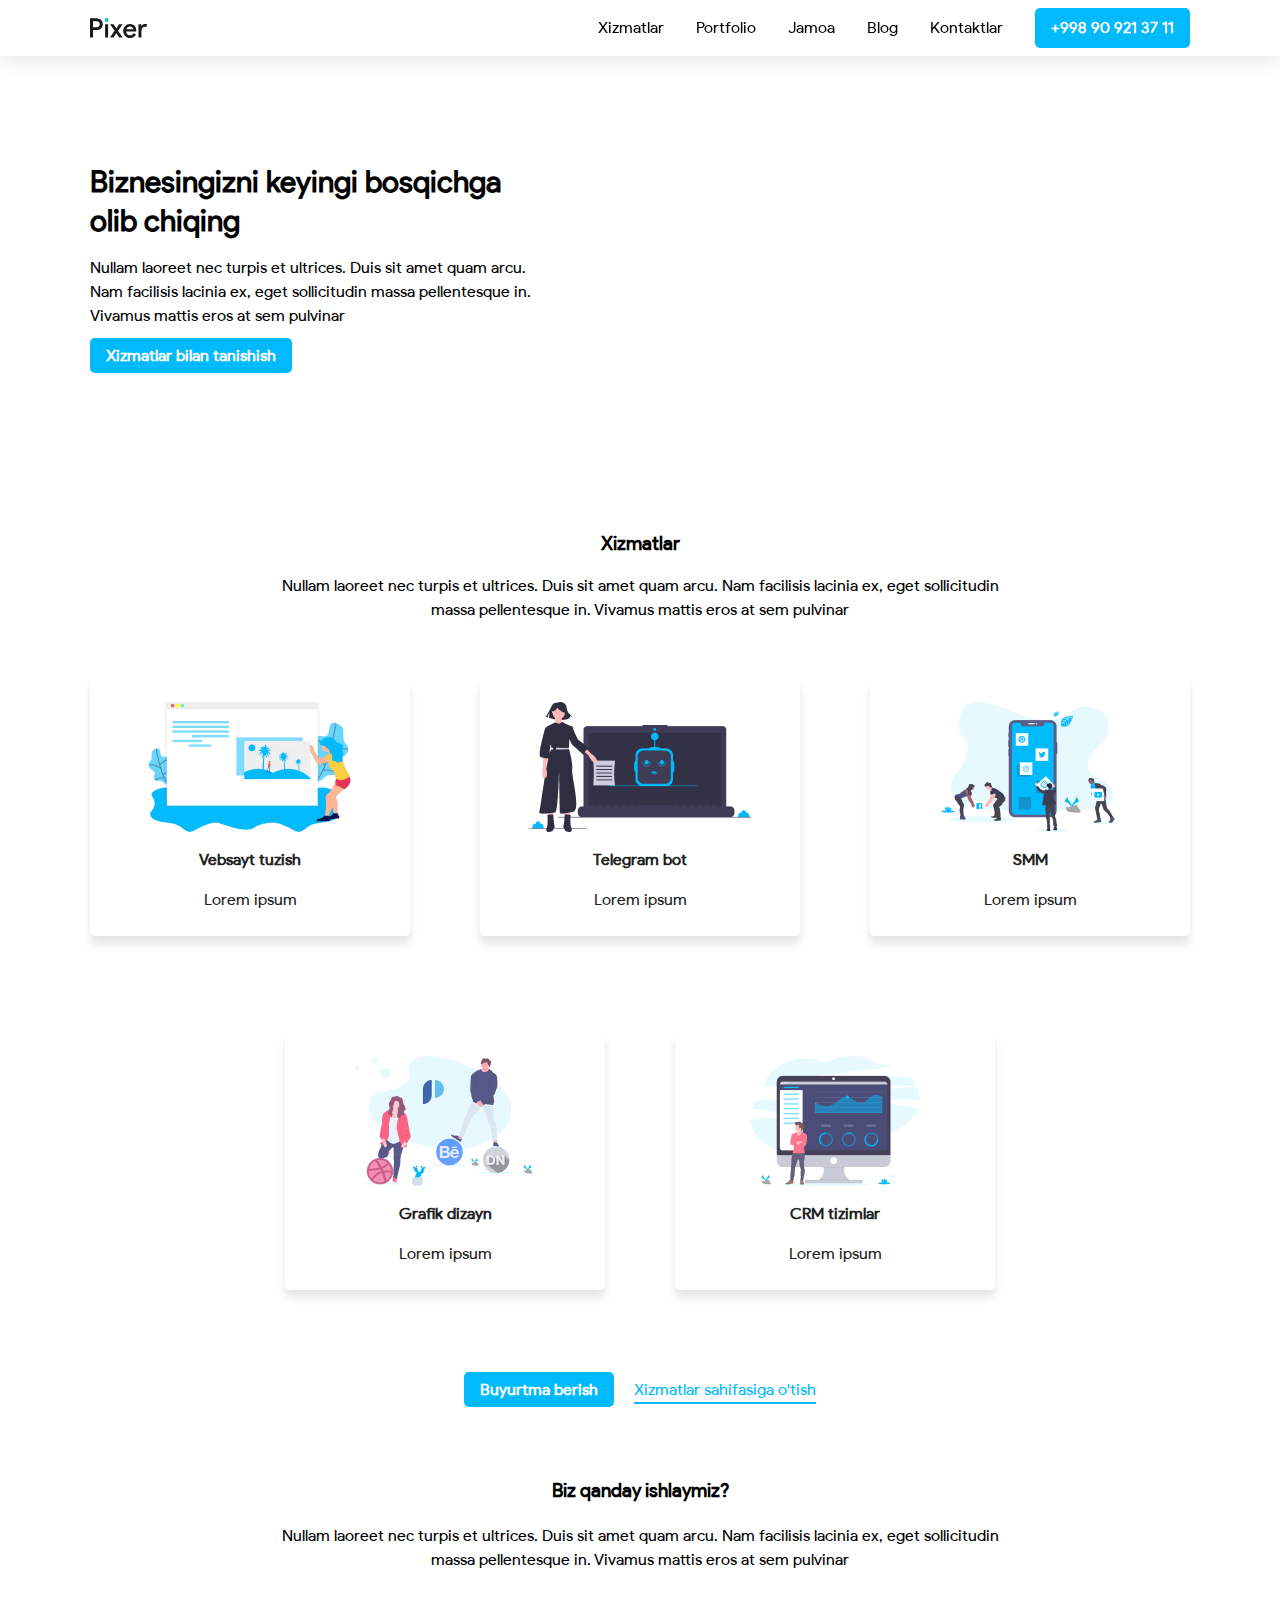
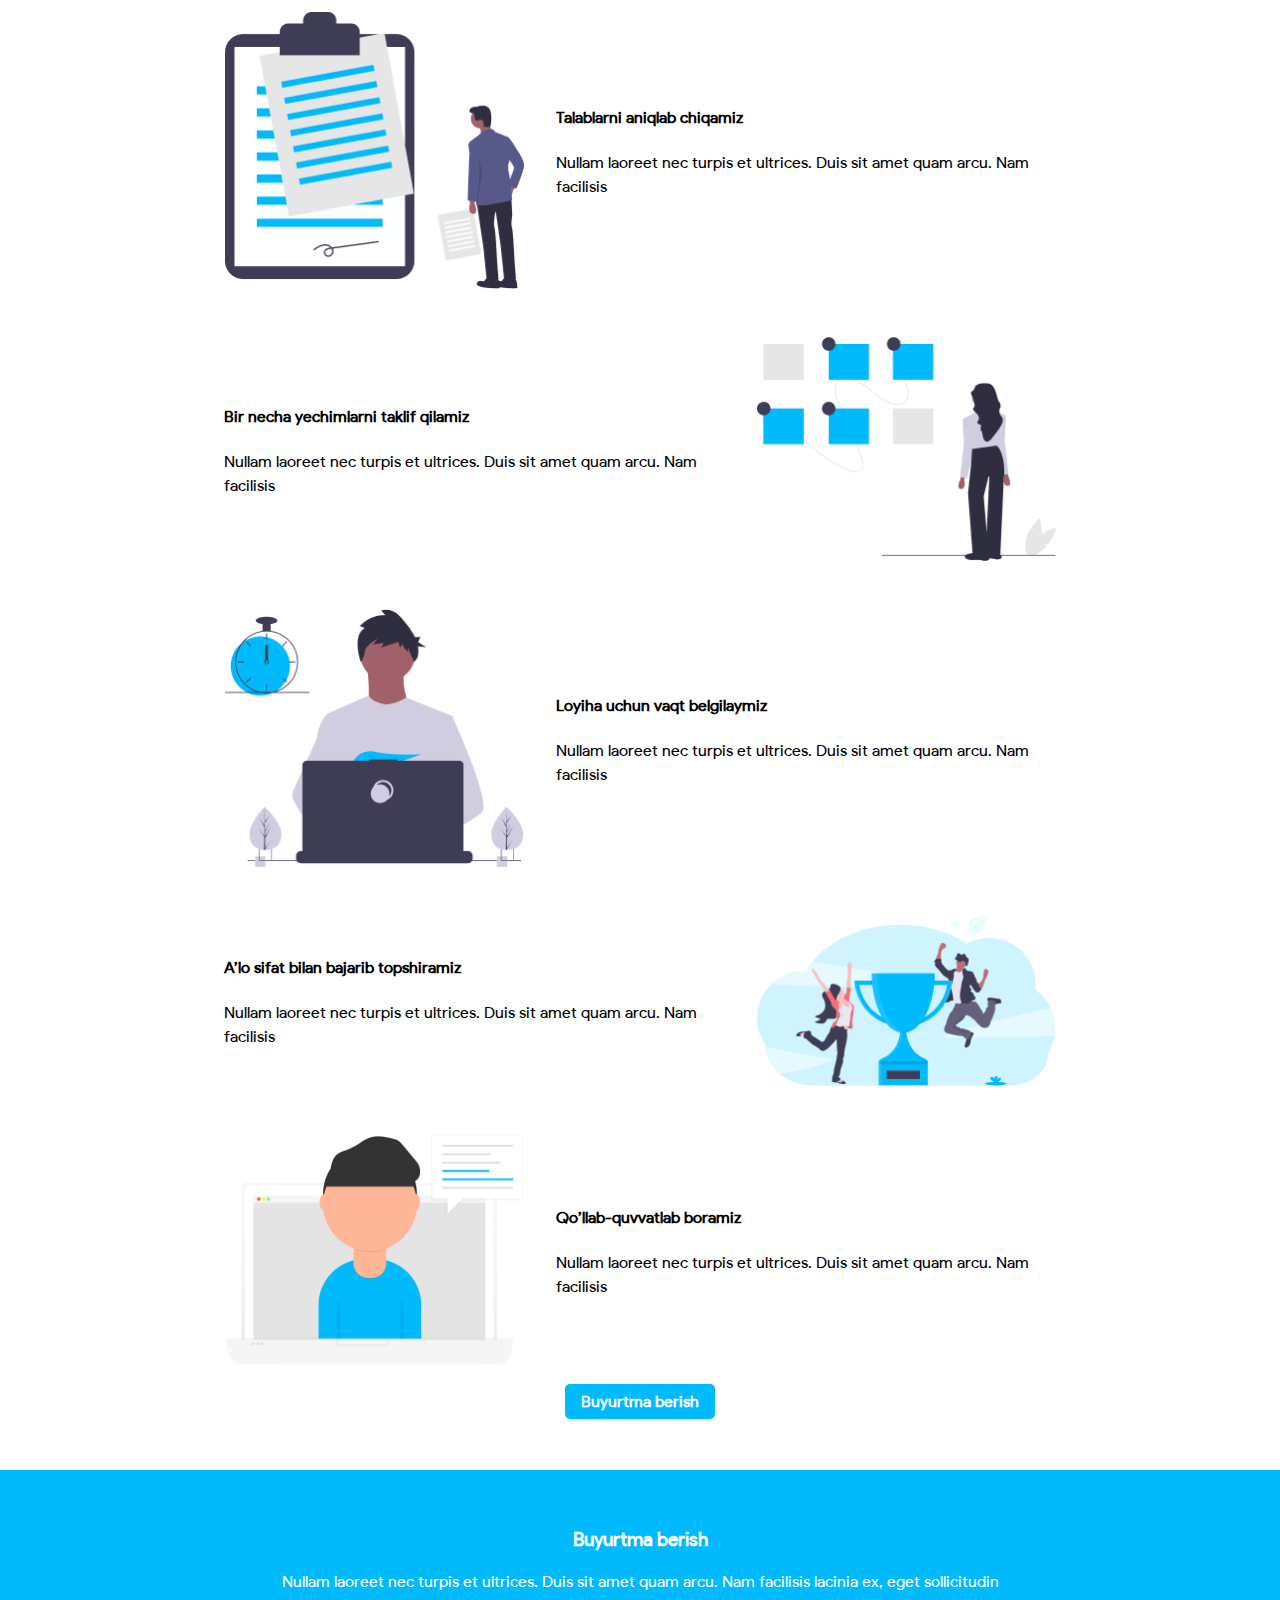
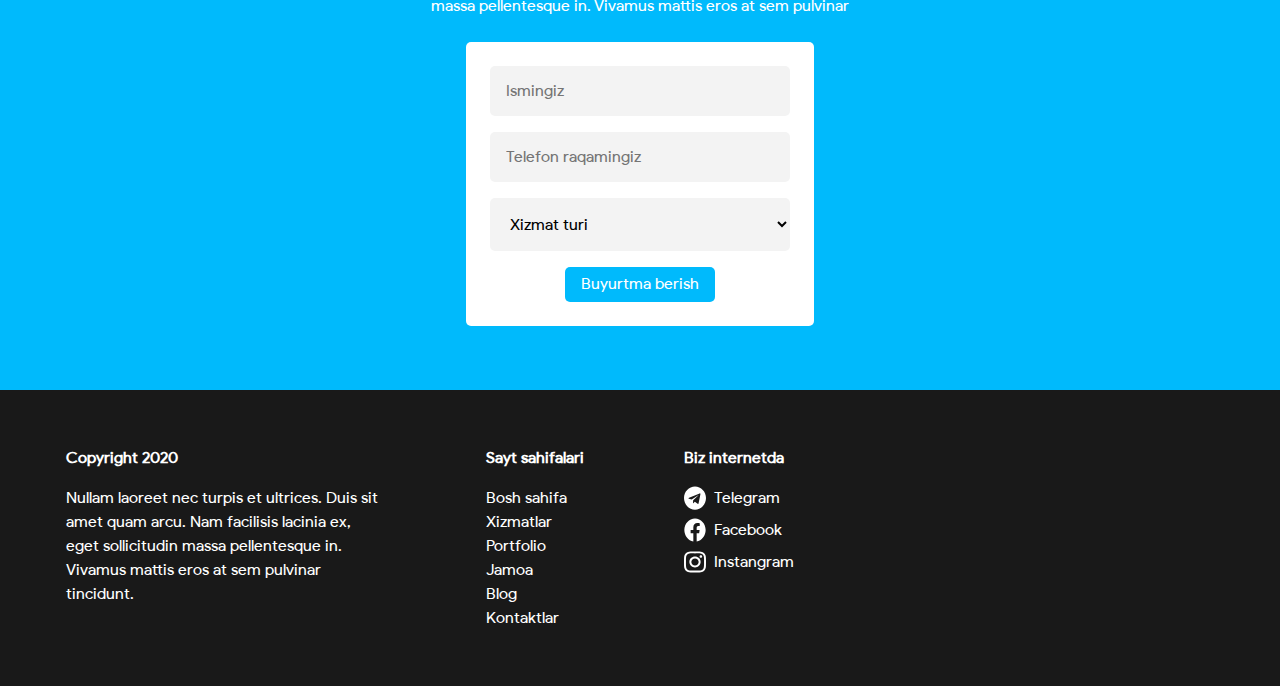
<file: index.html>
<!DOCTYPE html>
<html lang="en">
<head>
  <meta charset="UTF-8">
  <meta name="viewport" content="width=device-width, initial-scale=1.0">
  <title>Pixer</title>
  <link rel="stylesheet" href="css/normalize.css">
  <link rel="stylesheet" href="css/styles.css">
</head>
<body>

  <!-- ===============
    SITE-HEADER
  ================ -->
  <header class="site-header">
    <div class="container site-header-container">
      <a class="site-logo" href="index.html"><img class="logo-img" src="img/site-logo.svg" alt="site logo icon" width="58" height="20"></a>
      <nav class="site-navbar">
        <ul class="site-navigation">
          <li class="drop-down">
            <a class="navbar-link" href="services.html">
              Xizmatlar
            </a>
            <ul class="drop-down-menu">
              <li><a class="drop-down-link" href="html/website.html">Vebsayt</a></li>
              <li><a class="drop-down-link" href="html/telegram-bot.html">Telegram bot</a></li>
              <li><a class="drop-down-link" href="html/smm.html">SMM</a></li>
              <li><a class="drop-down-link" href="html/design.html">Grafik dizayn</a></li>
              <li><a class="drop-down-link" href="html/crm.html">CRM tizim</a></li>
            </ul>
          </li>
          <li><a class="navbar-link" href="#">Portfolio</a></li>
          <li><a class="navbar-link" href="#">Jamoa</a></li>
          <li><a class="navbar-link" href="#">Blog</a></li>
          <li><a class="navbar-link" href="#">Kontaktlar</a></li>
        </ul>
      </nav>
      <a class="blue-link phone-num" href="tel:+998909213711">+998 90 921 37 11</a>
    </div>
  </header>

  <!-- =================
      SITE-MAIN-PART
  ================== -->
  <main class="site-main">
    <div class="container">

      <!-- DEVELOP-BUSINESS -->
      <section class="site-develop">
        <div class="site-develop-text">
          <h1 class="develop-heading">Biznesingizni keyingi bosqichga
            olib chiqing</h1>
            <p class="develop-text">Nullam laoreet nec turpis et ultrices. Duis sit amet quam arcu. Nam facilisis lacinia ex, eget sollicitudin massa pellentesque in. Vivamus mattis eros at sem pulvinar</p>
            <a class="blue-link page-link" href="#services">Xizmatlar bilan tanishish</a>
          </div>
          <iframe class="video" src="https://www.youtube.com/embed/6_pru8U2RmM?controls=0" allow="accelerometer; autoplay; encrypted-media; gyroscope; picture-in-picture" allowfullscreen></iframe>
        </section>

        <!-- CERVICES -->
        <section id="services" class="cervices-section">
          <div class="sections-text">
            <h3 class="cervices-section-header">Xizmatlar</h3>
            <p class="cervices-section-text">Nullam laoreet nec turpis et ultrices. Duis sit amet quam arcu. Nam facilisis lacinia ex, eget sollicitudin massa pellentesque in. Vivamus mattis eros at sem pulvinar</p>
          </div><!-- cervices-section-main -->
          <ul class="cervices-section-list">
            <li class="cervices-section-item">
              <a class="cervices-section-link cervices-section-link-first" href="html/website.html">
                <h4>Vebsayt tuzish</h4>
                <p>Lorem ipsum</p>
              </a>
            </li>
            <li class="cervices-section-item">
              <a class="cervices-section-link cervices-section-link-second" href="html/telegram-bot.html">
                <h4>Telegram bot</h4>
                <p>Lorem ipsum</p>
              </a>
            </li>
            <li class="cervices-section-item">
              <a class="cervices-section-link cervices-section-link-third" href="html/smm.html">
                <h4>SMM</h4>
                <p>Lorem ipsum</p>
              </a>
            </li>
            <li class="cervices-section-item">
              <a class="cervices-section-link cervices-section-link-fourth" href="html/design.html">
                <h4>Grafik dizayn</h4>
                <p>Lorem ipsum</p>
              </a>
            </li>
            <li class="cervices-section-item">
              <a class="cervices-section-link cervices-section-link-fifith" href="html/crm.html">
                <h4>CRM tizimlar</h4>
                <p>Lorem ipsum</p>
              </a>
            </li>
          </ul><!-- cervices-section-list -->
          <div class="cervices-section-main-link">
            <a class="blue-link page-link" href="#orderto">Buyurtma berish</a>
            <a class="underline-link" href="#">Xizmatlar sahifasiga o'tish</a>
          </div><!-- cervices-section-link -->
        </section><!-- cervices-section -->

        <!-- HOW-WE-WORK -->
        <section class="how-we-work">
          <div class="sections-text">
            <h3 class="work-section-header">Biz qanday ishlaymiz?</h3>
            <p class="work-section-paragraph">Nullam laoreet nec turpis et ultrices. Duis sit amet quam arcu. Nam facilisis lacinia ex, eget sollicitudin massa pellentesque in. Vivamus mattis eros at sem pulvinar</p>
          </div><!-- cervices-section-main -->
          <ol class="work-list">
            <li class="work-list-item work-list-item-first">
              <div class="work-list-item-text">
                <h4 class="work-list-item-heading">Talablarni aniqlab chiqamiz</h4>
                <p class="work-list-item-paragraph">Nullam laoreet nec turpis et ultrices. Duis sit amet quam arcu. Nam facilisis</p>
              </div>
            </li>
            <li class="work-list-item work-list-item-second">
              <div class="work-list-item-text">
                <h4 class="work-list-item-heading">Bir necha yechimlarni taklif qilamiz</h4>
                <p class="work-list-item-paragraph">Nullam laoreet nec turpis et ultrices. Duis sit amet quam arcu. Nam facilisis</p>
              </div>
            </li>
            <li class="work-list-item work-list-item-third">
              <div class="work-list-item-text">
                <h4 class="work-list-item-heading">Loyiha uchun vaqt belgilaymiz</h4>
                <p class="work-list-item-paragraph">Nullam laoreet nec turpis et ultrices. Duis sit amet quam arcu. Nam facilisis</p>
              </div>
            </li>
            <li class="work-list-item work-list-item-fourth">
              <div class="work-list-item-text">
                <h4 class="work-list-item-heading">A’lo sifat bilan bajarib topshiramiz</h4>
                <p class="work-list-item-paragraph">Nullam laoreet nec turpis et ultrices. Duis sit amet quam arcu. Nam facilisis</p>
              </div>
            </li>
            <li class="work-list-item work-list-item-fifth">
              <div class="work-list-item-text">
                <h4 class="work-list-item-heading">Qo’llab-quvvatlab boramiz</h4>
                <p class="work-list-item-paragraph">Nullam laoreet nec turpis et ultrices. Duis sit amet quam arcu. Nam facilisis</p>
              </div>
            </li>
          </ol>
          <div class="work-section-link">
            <a class="blue-link page-link" href="#orderto">Buyurtma berish</a>
          </div>
        </section>
      </div>
    </main>

    <!-- ============
              ORDER
    ==============-->
    <section id="orderto" class="order">
      <div class="container">
        <div class="sections-text">
          <h3 class="order-heading">Buyurtma berish</h3>
          <p class="order-paragraph">Nullam laoreet nec turpis et ultrices. Duis sit amet quam arcu. Nam facilisis lacinia ex, eget sollicitudin massa pellentesque in. Vivamus mattis eros at sem pulvinar</p>
        </div>

        <form class="form-container">
          <input name="Ismingiz" required class="form-input" type="text" placeholder="Ismingiz">
          <input class="form-input" required type="tel" placeholder="Telefon raqamingiz">
          <select class="form-select" name="xizmat-turi">
            <option aria-disabled="false" selected disabled>Xizmat turi</option>
            <option>Vebsayt tuzish</option>
            <option>Telegram bot</option>
            <option>SMM</option>
            <option>Grafik dizayn</option>
            <option>CRM tizimlar</option>
          </select>
          <button class="form-button" type="submit">Buyurtma berish</button>
        </form>
      </div>
    </section>

    <!-- ===============
            FOOTER
    ================ -->
    <footer class="site-footer">
      <div class="container footer-container">
        <div class="footer-right">
          <p class="footer-right-copyright"><strong>Copyright 2020</strong></p>
          <p class="footer-right-text">Nullam laoreet nec turpis et ultrices. Duis sit amet quam arcu. Nam facilisis lacinia ex, eget sollicitudin massa pellentesque in. Vivamus mattis eros at sem pulvinar tincidunt.</p>
        </div><!-- footer-right -->
        <section class="site-pages">
          <h4 class="site-pages-heading">Sayt sahifalari</h4>
          <ul class="site-pages-list">
            <li class="site-pages-iteam">
              <a href="#" class="site-pages-link">Bosh sahifa</a>
            </li>
            <li class="site-pages-iteam">
              <a href="#" class="site-pages-link">Xizmatlar</a>
            </li>
            <li class="site-pages-iteam">
              <a href="#" class="site-pages-link">Portfolio</a>
            </li>
            <li class="site-pages-iteam">
              <a href="#" class="site-pages-link">Jamoa</a>
            </li>
            <li class="site-pages-iteam">
              <a href="#" class="site-pages-link">Blog</a>
            </li>
            <li class="site-pages-iteam">
              <a href="#" class="site-pages-link">Kontaktlar</a>
            </li>
          </ul><!-- site-pages-list -->
        </section><!-- site-pages -->
        <section class="we-in-net">
          <h4 class="we-in-net-heading">Biz internetda</h4>
          <ul class="we-in-net-list">
            <li class="we-in-net-iteam">
              <a href="#" class="we-in-net-link">
                <svg width="22" height="24" fill="currentColor" xmlns="http://www.w3.org/2000/svg"><path d="M11 .375C4.923.375 0 5.578 0 12s4.923 11.625 11 11.625S22 18.422 22 12 17.077.375 11 .375zm5.402 7.964l-1.805 8.99c-.133.638-.492.793-.993.493l-2.75-2.142-1.327 1.35c-.146.154-.27.286-.554.286l.195-2.958 5.097-4.866c.221-.206-.05-.323-.342-.117l-6.298 4.19-2.715-.895c-.59-.197-.603-.623.124-.923L15.64 7.425c.493-.188.923.127.763.914z"/></svg>
                <span class="we-in-net-link-name">Telegram</span>
              </a>
            </li>
            <li class="we-in-net-iteam">
              <a href="#" class="we-in-net-link">
                <svg width="22" height="24" fill="currentColor" xmlns="http://www.w3.org/2000/svg"><path d="M21.656 12C21.656 5.578 16.886.375 11 .375 5.113.375.344 5.578.344 12c0 5.802 3.897 10.612 8.991 11.484V15.36H6.628V12h2.707V9.439c0-2.914 1.59-4.523 4.025-4.523 1.166 0 2.386.227 2.386.227v2.86H14.4c-1.323 0-1.736.896-1.736 1.815V12h2.955l-.472 3.36h-2.483v8.124c5.094-.872 8.991-5.682 8.991-11.484z" /></svg>
                <span class="we-in-net-link-name">Facebook</span>
              </a>
            </li>
            <li class="we-in-net-iteam">
              <a href="#" class="we-in-net-link">
                <svg width="22" height="24" fill="currentColor" xmlns="http://www.w3.org/2000/svg"><g clip-path="url(#clip0)"><path d="M11.005 6.61c-3.123 0-5.643 2.404-5.643 5.385 0 2.982 2.52 5.386 5.643 5.386 3.123 0 5.642-2.404 5.642-5.386 0-2.98-2.519-5.385-5.642-5.385zm0 8.887c-2.018 0-3.668-1.57-3.668-3.502 0-1.93 1.645-3.501 3.668-3.501s3.668 1.57 3.668 3.502c0 1.93-1.65 3.501-3.668 3.501zm7.19-9.108c0 .699-.59 1.256-1.317 1.256-.732 0-1.316-.562-1.316-1.256s.59-1.256 1.316-1.256c.727 0 1.316.562 1.316 1.256zm3.736 1.275c-.083-1.683-.486-3.173-1.777-4.401-1.287-1.228-2.849-1.613-4.612-1.697-1.817-.099-7.263-.099-9.08 0-1.758.08-3.32.464-4.61 1.692C.56 4.486.161 5.977.073 7.66c-.103 1.734-.103 6.932 0 8.667.083 1.682.486 3.173 1.777 4.401 1.292 1.228 2.849 1.613 4.611 1.697 1.817.099 7.263.099 9.08 0 1.763-.08 3.325-.464 4.612-1.697 1.286-1.228 1.689-2.719 1.777-4.401.103-1.735.103-6.928 0-8.663zm-2.347 10.524c-.383.918-1.125 1.626-2.092 1.997-1.449.548-4.886.421-6.487.421s-5.043.122-6.487-.422a3.634 3.634 0 01-2.092-1.996c-.575-1.383-.442-4.664-.442-6.192 0-1.529-.128-4.815.442-6.193.383-.918 1.124-1.626 2.092-1.997 1.449-.548 4.886-.421 6.487-.421 1.6 0 5.043-.122 6.487.421a3.634 3.634 0 012.092 1.997c.575 1.383.442 4.664.442 6.192 0 1.529.133 4.815-.442 6.193z"/></g><defs><clipPath id="clip0"><path fill="#fff" d="M0 0h22v24H0z"/></clipPath></defs></svg>
                <span class="we-in-net-link-name">Instangram</span>
              </a>
            </li>
          </ul><!-- we-in-net-list -->
        </section><!-- we-in-net -->
      </div><!-- container -->
    </footer><!-- site-footer -->
  </body>
  </html>
</file>
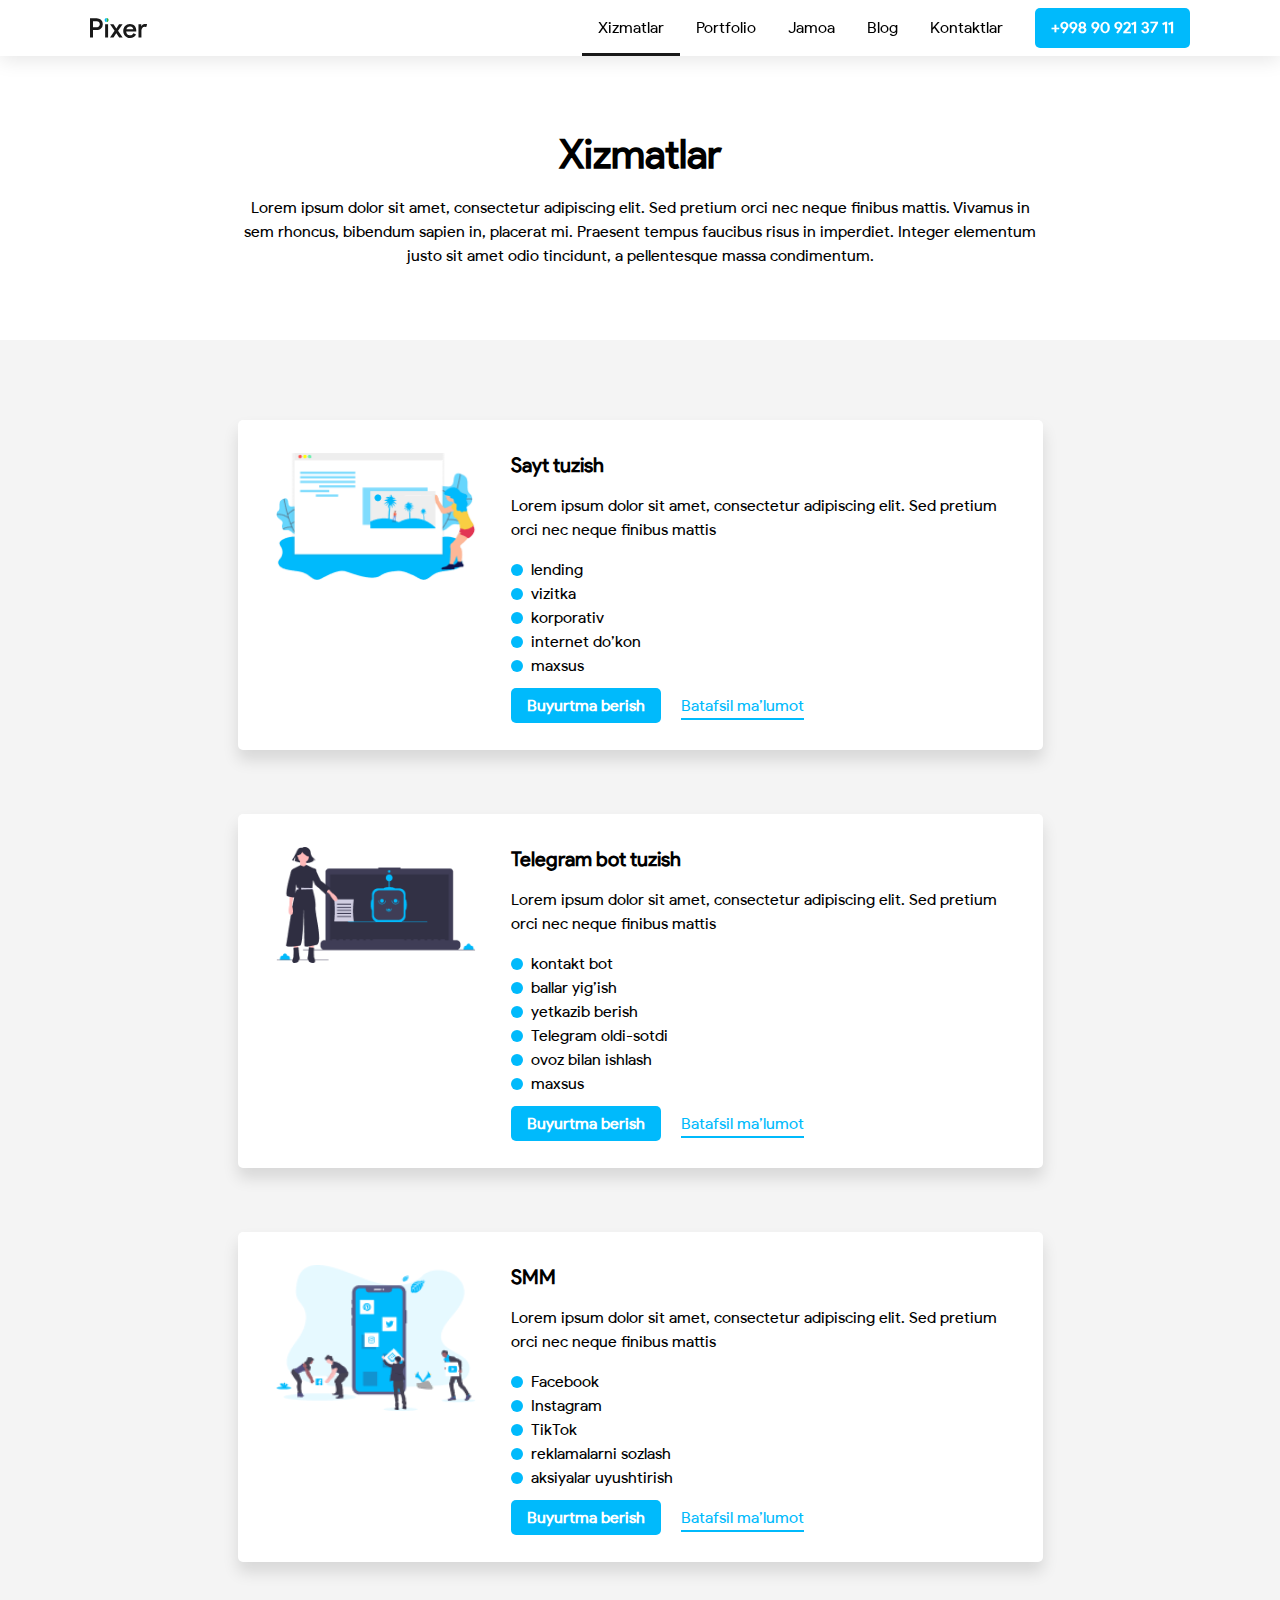
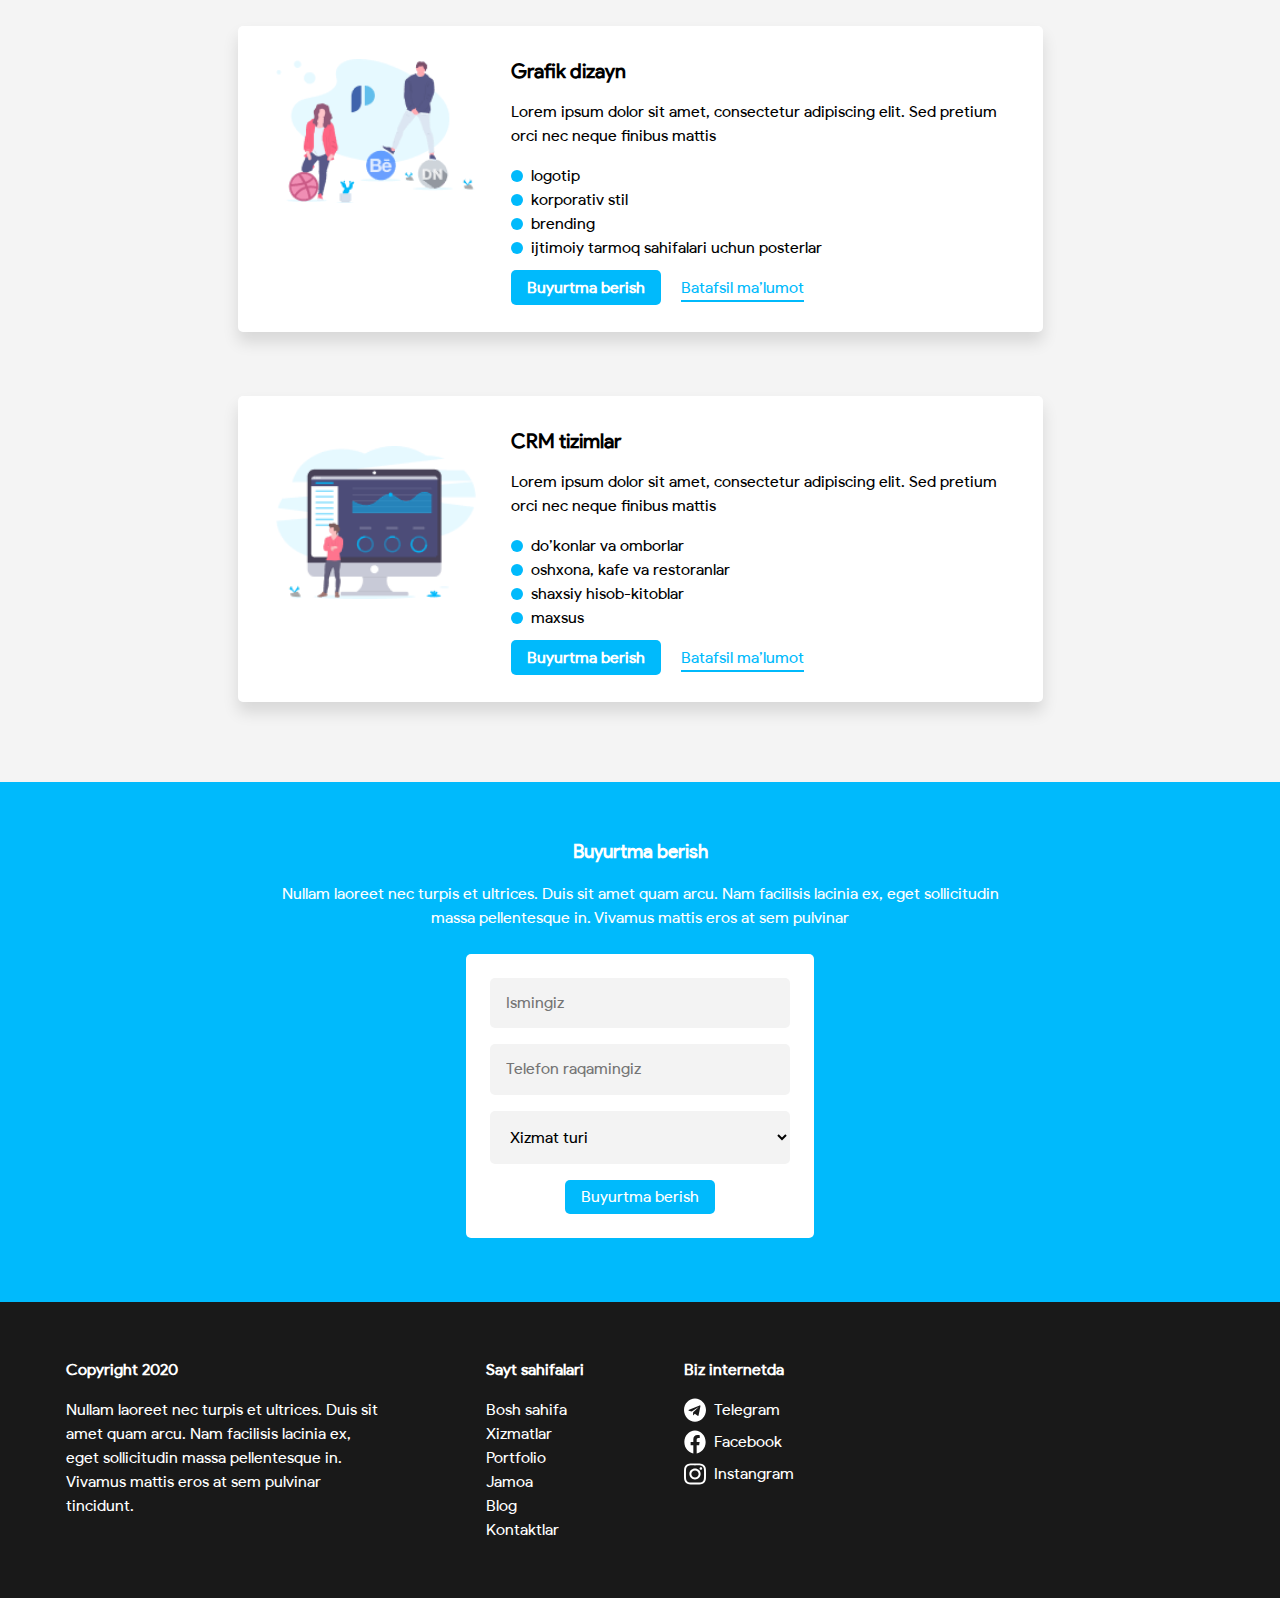
<file: services.html>
<!DOCTYPE html>
<html lang="en">
<head>
  <meta charset="UTF-8">
  <meta name="viewport" content="width=device-width, initial-scale=1.0">
  <title>Xizmatlar</title>
  <link rel="stylesheet" href="css/normalize.css">
  <link rel="stylesheet" href="css/styles.css">
</head>
<body>

<!-- ===============
    SITE-HEADER
  ================ -->
  <header class="site-header">
    <div class="container site-header-container">
      <a class="site-logo" href="index.html"><img class="logo-img" src="img/site-logo.svg" alt="site logo icon" width="58" height="20"></a>
      <nav class="site-navbar">
        <ul class="site-navigation">
          <li class="drop-down">
            <a class="navbar-link current" href="#">
              Xizmatlar
            </a>
            <ul class="drop-down-menu">
              <li><a class="drop-down-link" href="html/website.html">Vebsayt</a></li>
              <li><a class="drop-down-link" href="html/telegram-bot.html">Telegram bot</a></li>
              <li><a class="drop-down-link" href="html/smm.html">SMM</a></li>
              <li><a class="drop-down-link" href="html/design.html">Grafik dizayn</a></li>
              <li><a class="drop-down-link" href="html/crm.html">CRM tizim</a></li>
            </ul>
          </li>
          <li><a class="navbar-link" href="#">Portfolio</a></li>
          <li><a class="navbar-link" href="#">Jamoa</a></li>
          <li><a class="navbar-link" href="#">Blog</a></li>
          <li><a class="navbar-link" href="#">Kontaktlar</a></li>
        </ul>
      </nav>
      <a class="blue-link phone-num" href="tel:+998909213711">+998 90 921 37 11</a>
    </div>
  </header>

  <!-- ==================
      SERVICES-MAIN-PART
  =================== -->
    <div class="service-page-text">
      <h1 class="service-heading">Xizmatlar</h1>
      <p class="service-paragraph">Lorem ipsum dolor sit amet, consectetur adipiscing elit. Sed pretium orci nec neque finibus mattis. Vivamus in sem rhoncus, bibendum sapien in, placerat mi. Praesent tempus faucibus risus in imperdiet. Integer elementum justo sit amet odio tincidunt, a pellentesque massa condimentum.</p>
    </div>
    <main class="service-page-main">
      <h2 class="visually-hidden">Xizmatlar ro'yhati</h2>
      <ul class="service-page-list">

        <li class="service-page-list-item">
          <div class="list-item-right-part service-one">
            <h3 class="right-part-heading">Sayt tuzish</h3>
            <p class="right-part-text">Lorem ipsum dolor sit amet, consectetur adipiscing elit. Sed pretium orci nec neque finibus mattis</p>
            <ul class="right-part-list">
              <li class="right-part-iteam">lending</li>
              <li class="right-part-iteam">vizitka</li>
              <li class="right-part-iteam">korporativ</li>
              <li class="right-part-iteam">internet do’kon</li>
              <li class="right-part-iteam">maxsus</li>
            </ul>
            <a class="blue-link page-link" href="#orderto">Buyurtma berish</a>
            <a class="underline-link" href="html/website.html">Batafsil ma’lumot</a>
          </div>
        </li>

        <li class="service-page-list-item">
          <div class="list-item-right-part service-two">
            <h3 class="right-part-heading">Telegram bot tuzish</h3>
            <p class="right-part-text">Lorem ipsum dolor sit amet, consectetur adipiscing elit. Sed pretium orci nec neque finibus mattis</p>
            <ul class="right-part-list">
              <li class="right-part-iteam">kontakt bot</li>
              <li class="right-part-iteam">ballar yig’ish</li>
              <li class="right-part-iteam">yetkazib berish</li>
              <li class="right-part-iteam">Telegram oldi-sotdi</li>
              <li class="right-part-iteam">ovoz bilan ishlash</li>
              <li class="right-part-iteam">maxsus</li>
            </ul>
            <a class="blue-link page-link" href="#orderto">Buyurtma berish</a>
            <a class="underline-link" href="html/telegram-bot.html">Batafsil ma’lumot</a>
          </div>
        </li>

        <li class="service-page-list-item">
          <div class="list-item-right-part service-three">
            <h3 class="right-part-heading">SMM</h3>
            <p class="right-part-text">Lorem ipsum dolor sit amet, consectetur adipiscing elit. Sed pretium orci nec neque finibus mattis</p>
            <ul class="right-part-list">
              <li class="right-part-iteam">Facebook</li>
              <li class="right-part-iteam">Instagram</li>
              <li class="right-part-iteam">TikTok</li>
              <li class="right-part-iteam">reklamalarni sozlash</li>
              <li class="right-part-iteam">aksiyalar uyushtirish</li>
            </ul>
            <a class="blue-link page-link" href="#orderto">Buyurtma berish</a>
            <a class="underline-link" href="html/smm.html">Batafsil ma’lumot</a>
          </div>
        </li>

        <li class="service-page-list-item">
          <div class="list-item-right-part service-four">
            <h3 class="right-part-heading">Grafik dizayn</h3>
            <p class="right-part-text">Lorem ipsum dolor sit amet, consectetur adipiscing elit. Sed pretium orci nec neque finibus mattis</p>
            <ul class="right-part-list">
              <li class="right-part-iteam">logotip</li>
              <li class="right-part-iteam">korporativ stil</li>
              <li class="right-part-iteam">brending</li>
              <li class="right-part-iteam">ijtimoiy tarmoq sahifalari uchun posterlar</li>
            </ul>
            <a class="blue-link page-link" href="#orderto">Buyurtma berish</a>
            <a class="underline-link" href="html/design.html">Batafsil ma’lumot</a>
          </div>
        </li>

        <li class="service-page-list-item">
          <div class="list-item-right-part service-five">
            <h3 class="right-part-heading">CRM tizimlar</h3>
            <p class="right-part-text">Lorem ipsum dolor sit amet, consectetur adipiscing elit. Sed pretium orci nec neque finibus mattis</p>
            <ul class="right-part-list">
              <li class="right-part-iteam">do’konlar va omborlar</li>
              <li class="right-part-iteam">oshxona, kafe va restoranlar</li>
              <li class="right-part-iteam">shaxsiy hisob-kitoblar</li>
              <li class="right-part-iteam">maxsus</li>
            </ul>
            <a class="blue-link page-link" href="#orderto">Buyurtma berish</a>
            <a class="underline-link" href="html/crm.html">Batafsil ma’lumot</a>
          </div>
        </li>

      </ul>
    </main>

  <!-- ==============
          ORDER
    ==============-->
    <section id="orderto" class="order">
      <div class="container">
        <div class="sections-text">
          <h3 class="order-heading">Buyurtma berish</h3>
          <p class="order-paragraph">Nullam laoreet nec turpis et ultrices. Duis sit amet quam arcu. Nam facilisis lacinia ex, eget sollicitudin massa pellentesque in. Vivamus mattis eros at sem pulvinar</p>
        </div>

        <form class="form-container">
          <input name="Ismingiz" required class="form-input" type="text" placeholder="Ismingiz">
          <input class="form-input" requiredtype="tel" placeholder="Telefon raqamingiz">
          <select class="form-select" name="xizmat-turi" id="">
            <option aria-disabled="false" selected disabled>Xizmat turi</option>
            <option>Vebsayt tuzish</option>
            <option>Telegram bot</option>
            <option>SMM</option>
            <option>Grafik dizayn</option>
            <option>CRM tizimlar</option>
          </select>
          <button class="form-button" type="submit">Buyurtma berish</button>
        </form>
      </div>
    </section>

    <!-- ===============
            FOOTER
    ================ -->
    <footer class="site-footer">
      <div class="container footer-container">
        <div class="footer-right">
          <p class="footer-right-copyright"><strong>Copyright 2020</strong></p>
          <p class="footer-right-text">Nullam laoreet nec turpis et ultrices. Duis sit amet quam arcu. Nam facilisis lacinia ex, eget sollicitudin massa pellentesque in. Vivamus mattis eros at sem pulvinar tincidunt.</p>
        </div><!-- footer-right -->
        <section class="site-pages">
          <h4 class="site-pages-heading">Sayt sahifalari</h4>
          <ul class="site-pages-list">
            <li class="site-pages-iteam">
              <a href="#" class="site-pages-link">Bosh sahifa</a>
            </li>
            <li class="site-pages-iteam">
              <a href="#" class="site-pages-link">Xizmatlar</a>
            </li>
            <li class="site-pages-iteam">
              <a href="#" class="site-pages-link">Portfolio</a>
            </li>
            <li class="site-pages-iteam">
              <a href="#" class="site-pages-link">Jamoa</a>
            </li>
            <li class="site-pages-iteam">
              <a href="#" class="site-pages-link">Blog</a>
            </li>
            <li class="site-pages-iteam">
              <a href="#" class="site-pages-link">Kontaktlar</a>
            </li>
          </ul><!-- site-pages-list -->
        </section><!-- site-pages -->
        <section class="we-in-net">
          <h4 class="we-in-net-heading">Biz internetda</h4>
          <ul class="we-in-net-list">
            <li class="we-in-net-iteam">
              <a href="#" class="we-in-net-link">
                <svg width="22" height="24" fill="currentColor" xmlns="http://www.w3.org/2000/svg"><path d="M11 .375C4.923.375 0 5.578 0 12s4.923 11.625 11 11.625S22 18.422 22 12 17.077.375 11 .375zm5.402 7.964l-1.805 8.99c-.133.638-.492.793-.993.493l-2.75-2.142-1.327 1.35c-.146.154-.27.286-.554.286l.195-2.958 5.097-4.866c.221-.206-.05-.323-.342-.117l-6.298 4.19-2.715-.895c-.59-.197-.603-.623.124-.923L15.64 7.425c.493-.188.923.127.763.914z"/></svg>
                <span class="we-in-net-link-name">Telegram</span>
              </a>
            </li>
            <li class="we-in-net-iteam">
              <a href="#" class="we-in-net-link">
                <svg width="22" height="24" fill="currentColor" xmlns="http://www.w3.org/2000/svg"><path d="M21.656 12C21.656 5.578 16.886.375 11 .375 5.113.375.344 5.578.344 12c0 5.802 3.897 10.612 8.991 11.484V15.36H6.628V12h2.707V9.439c0-2.914 1.59-4.523 4.025-4.523 1.166 0 2.386.227 2.386.227v2.86H14.4c-1.323 0-1.736.896-1.736 1.815V12h2.955l-.472 3.36h-2.483v8.124c5.094-.872 8.991-5.682 8.991-11.484z" /></svg>
                <span class="we-in-net-link-name">Facebook</span>
              </a>
            </li>
            <li class="we-in-net-iteam">
              <a href="#" class="we-in-net-link">
                <svg width="22" height="24" fill="currentColor" xmlns="http://www.w3.org/2000/svg"><g clip-path="url(#clip0)"><path d="M11.005 6.61c-3.123 0-5.643 2.404-5.643 5.385 0 2.982 2.52 5.386 5.643 5.386 3.123 0 5.642-2.404 5.642-5.386 0-2.98-2.519-5.385-5.642-5.385zm0 8.887c-2.018 0-3.668-1.57-3.668-3.502 0-1.93 1.645-3.501 3.668-3.501s3.668 1.57 3.668 3.502c0 1.93-1.65 3.501-3.668 3.501zm7.19-9.108c0 .699-.59 1.256-1.317 1.256-.732 0-1.316-.562-1.316-1.256s.59-1.256 1.316-1.256c.727 0 1.316.562 1.316 1.256zm3.736 1.275c-.083-1.683-.486-3.173-1.777-4.401-1.287-1.228-2.849-1.613-4.612-1.697-1.817-.099-7.263-.099-9.08 0-1.758.08-3.32.464-4.61 1.692C.56 4.486.161 5.977.073 7.66c-.103 1.734-.103 6.932 0 8.667.083 1.682.486 3.173 1.777 4.401 1.292 1.228 2.849 1.613 4.611 1.697 1.817.099 7.263.099 9.08 0 1.763-.08 3.325-.464 4.612-1.697 1.286-1.228 1.689-2.719 1.777-4.401.103-1.735.103-6.928 0-8.663zm-2.347 10.524c-.383.918-1.125 1.626-2.092 1.997-1.449.548-4.886.421-6.487.421s-5.043.122-6.487-.422a3.634 3.634 0 01-2.092-1.996c-.575-1.383-.442-4.664-.442-6.192 0-1.529-.128-4.815.442-6.193.383-.918 1.124-1.626 2.092-1.997 1.449-.548 4.886-.421 6.487-.421 1.6 0 5.043-.122 6.487.421a3.634 3.634 0 012.092 1.997c.575 1.383.442 4.664.442 6.192 0 1.529.133 4.815-.442 6.193z"/></g><defs><clipPath id="clip0"><path fill="#fff" d="M0 0h22v24H0z"/></clipPath></defs></svg>
                <span class="we-in-net-link-name">Instangram</span>
              </a>
            </li>
          </ul><!-- we-in-net-list -->
        </section><!-- we-in-net -->
      </div><!-- container -->
    </footer><!-- site-footer -->
</body>
</html>
</file>
<file: css/styles.css>
/* FONTS */
@font-face {
  font-family: "Prodact Sans";
  font-style: normal;
  font-display: swap;
  font-weight: bold;
  src: url("../fonts/ProductSans-Bold.woff2") format("woff2"),
    url("../fonts/ProductSans-Regular.woff") format("woff");
}
@font-face {
  font-family: "Product Sans";
  font-style: normal;
  font-display: swap;
  font-weight: 400;
  src: url("../fonts/ProductSans-Regular.woff2") format("woff2"),
    url("../fonts/ProductSans-Regular.woff") format("woff");
}
@font-face {
  font-family: "Prodact Sans";
  font-style: normal;
  font-display: swap;
  font-weight: bold;
  src: url("../fonts/ProductSans-BoldItalic.woff2") format("woff2"),
    url("../fonts/ProductSans-BoldItalic.woff") format("woff");
}
@font-face {
  font-family: "Prodact Sans";
  font-style: normal;
  font-display: swap;
  font-weight: bold;
  src: url("../fonts/ProductSans-Italic.woff2") format("woff2"),
    url("../fonts/ProductSans-Italic.woff ") format("woff");
}

/* MAIN-CODES */
html {
  box-sizing: border-box;
}
*,
*::before,
*::after {
  box-sizing: inherit;
}
html {
  scroll-behavior: smooth;
}
body {
  padding: 0;
  margin: 0;
  margin-top: 56px;
  font-family: "Product Sans", "Arial", sans-serif;
  line-height: 1.5;
  color: #000;
}
.container {
  max-width: 1148px;
  padding: 0 24px;
  margin-left: auto;
  margin-right: auto;
}
.img {
  max-width: 100%;
  height: auto;
}
.logo-img {
  display: block;
}
.visually-hidden {
  position: absolute;
  width: 1px;
  height: 1px;
  margin: -1px;
  border: 0;
  padding: 0;
  clip: rect(0 0 0 0);
  overflow: hidden;
}

/* HEADER */
.site-header {
  position: fixed;
  width: 100%;
  top: 0;
  background-color: #fff;
  z-index: 10;
  box-shadow: 0px 4px 20px rgba(0, 0, 0, 0.1);
}
.site-header-container {
  display: flex;
  align-items: center
}
.site-navbar {
  display: flex;
  align-items: center;
}
.heder-right-part {
  display: flex;
  align-items: center;
  font-size: 15px;
  line-height: 24px;
}
.site-navigation {
  display: flex;
  list-style-type: none;
  margin: 0;
  padding: 0;
}
.site-navigation li {
  position: relative;
}
.site-logo {
  margin-right: auto;
}
.site-logo:hover {
  opacity: 0.8;
}
.site-logo:active {
  opacity: 0.4;
}
.navbar-link {
  display: inline-block;
  position: relative;
  padding-top: 17px;
  padding-bottom: 14px;
  padding: 16px;
  padding-bottom: 13px;
  text-decoration: none;
  color: #000;
  transition: 0.3s ease;
  border-bottom: 3px solid transparent
}

.current {
  border-bottom: 3px solid #191919;
}
.navbar-link:hover{
  border-bottom: 3px solid #191919;
}
.navbar-link:active {
  background: rgba(25, 25, 25, 0.7);
  border: none;
  color: #fff;
}
.phone-num {
  margin-left: 16px;
  white-space: nowrap;
}
.blue-link {
  padding: 8px 16px;
  text-decoration: none;
  color: #fff;
  font-size: 16px;
  line-height: 24px;
  font-weight: bold;
  background: #00BAFC;
  border-radius: 5px;
  transition: 0.3s ease;
}
.phone-num:hover {
  background-color: #fff;
  color: #00BAFC;
  box-shadow: inset 0 0 0 3px #00BAFC;
}
.phone-num:active {
  background: rgba(0, 186, 252, 0.6);
  box-shadow: none;
  color: #fff;
}
.drop-down-menu {
  display: none;
  position: absolute;
  top: 100%;
  left: 50%;
  transform: translateX(-50%);
  margin: 0;
  width: 124px;
  padding: 10px 0;
  list-style-type: none;
  background-color: #fff;
  border-radius: 5px;
  box-shadow: 0px 4px 24px rgba(0, 0, 0, 0.1);
}
.drop-down-link {
  width: 100%;
  display: inline-block;
  text-decoration: none;
  color: #000;
  margin: 0;
  padding: 8px 16px;
  transition: 0.3s ease;
}
.drop-down-link:hover {
  background-color: #00BAFC;
  color: #fff;
}
.drop-down-link:active {
  opacity: 0.6;
}
.drop-down:hover .drop-down-menu {
  display: block;
}
.drop-down:hover .navbar-link {
  border-bottom: 3px solid #191919;
}

/* SITE-MAIN-PART */
.site-develop {
  display: flex;
  align-items: center;
  justify-content: space-between;
}
.site-develop-text {
  width: 456px;
}
.develop-heading {
  font-size: 30px;
  line-height: 130%;
  margin: 0;
  padding: 0;
}
.develop-text {
  margin: 0;
  padding: 16px 0;
  font-size: 16px;
  line-height: 24px;
}
.page-link:hover {
  margin-top: 16px;
  background-color: rgba(0, 186, 252, 0.8);
}
.page-link:active {
  background-color: rgba(0, 186, 252, 0.6);
}
.video {
  width: 458px;
  height: 258px;
  margin: 80px 0;
  border-radius: 5px;
  border: none;
}
/* CERVICES */
.cervices-section {
  padding: 56px 0;
}
.sections-text {
  width: 719px;
  margin-right: auto;
  margin-left: auto;
  text-align: center;
}
.cervices-section-header {
  margin: 0;
  padding-bottom: 16px;
}
.cervices-section-text {
  margin: 0;
  padding-bottom: 16px;
  margin-bottom: 16px;
}
.cervices-section-list {
  display: flex;
  flex-wrap: wrap;
  list-style-type: none;
  padding: 0;
  justify-content: center;
}
.cervices-section-item {
  display: flex;
  flex-direction: column;
  margin: 24px 0;
  margin-right: 70px;
}
.cervices-section-item:nth-child(3),
.cervices-section-item:nth-child(5) {
  margin-right: 0;
}
.cervices-section-link {
  flex-grow: 1;
  display: inline-block;
  width: 320px;
  padding: 24px;
  text-align: center;
  text-decoration: none;
  margin-bottom: 48px;
  color: #222;
  background-color: #FFFFFF;
  box-shadow: 0px 8px 8px rgba(0, 0, 0, 0.1);
  border-radius: 5px;
  transition: box-shadow 0.3s ease;
}
.cervices-section-link:hover {
  box-shadow: 0px 12px 21px rgba(0, 0, 0, 0.1);
}
.cervices-section-link:active {
  box-shadow: 0px 4px 4px rgba(0, 0, 0, 0.2);
}
.cervices-section-link h4 {
  margin: 16px 0;
}
.cervices-section-link p {
  margin: 0;
}

.cervices-section-link::before {
  display: flex;
  flex-direction: column;
  height: 130px;
  width: 100%;
  background-size: contain;
  background-repeat: no-repeat;
  background-position: center center  ;
  content: "";
}
.cervices-section-link-first::before {
  background-image: url("../img/services-first-img.png");
}
.cervices-section-link-second::before {
  background-image: url("../img/services-second-img.png");
}
.cervices-section-link-third::before {
  background-image: url("../img/services-third-img.png");
}
.cervices-section-link-fourth::before {
  background-image: url("../img/services-fourth-img.png");
}
.cervices-section-link-fifith::before {
  background-image: url("../img/services-fifith-img.png");
}
.cervices-section-main-link {
  text-align: center;
  margin-right: auto;
  margin-left: auto;
}
.underline-link {
  text-decoration: none;
  color: #00BAFC;
  font-size: 16px;
  line-height: 24px;
  margin-left: 16px;
  padding-bottom: 3px;
  border-bottom: 2px solid #00BAFC;
}
@media
only screen and (-webkit-min-device-pixel-ratio: 2),
only screen and (   min--moz-device-pixel-ratio: 2),
only screen and (     -o-min-device-pixel-ratio: 2/1),
only screen and (        min-device-pixel-ratio: 2),
only screen and (                min-resolution: 192dpi),
only screen and (                min-resolution: 2dppx) {

  .cervices-section-link-first::before {
    background-image: url("../img/services-first-img@2x.png");
  }
  .cervices-section-link-second::before {
    background-image: url("../img/services-second-img@2x.png");
  }
  .cervices-section-link-third::before {
    background-image: url("../img/services-third-img@2x.png");
  }
  .cervices-section-link-fourth::before {
    background-image: url("../img/services-fourth-img@2x.png");
  }
  .cervices-section-link-fifith::before {
    background-image: url("../img/services-fifith-img@2x.png");
  }
}

/* HOW-WE-WORK */
.how-we-work {
  padding-bottom: 56px;
}
.work-list {
  margin: 0;
  padding: 0;
  display: flex;
  flex-direction: column;
  list-style-type: none;
  align-items: center;
}
.work-list-item {
  display: flex;
  align-items: center;
  margin: 24px 0;
  width: 832px;
  justify-content: space-between;
}
.work-list-item::before {
  display: flex;
  flex-direction: column;
  width: 300px;
  background-size: contain;
  background-repeat: no-repeat;
  background-position: center center  ;
  content: "";
}
.work-list-item-first::before {
  height: 277px;
  background-image: url("../img/work-first-img.png");
}
.work-list-item-second::before {
  height: 224px;
  background-image: url("../img/work-second-img.png");
}
.work-list-item-third::before {
  height: 258px;
  background-image: url("../img/work-third-img.png");
}
.work-list-item-fourth::before {
  height: 171px;
  background-image: url("../img/work-fourth-img.png");
}
.work-list-item-fifth::before {
  height: 232px;
  background-image: url("../img/work-fifith-img.png");
}
.work-list-item:nth-child(2n) {
  flex-direction: row-reverse;
}
.work-list-item-text {
  width: 500px;
}
.work-section-link {
  text-align: center;
}
@media
only screen and (-webkit-min-device-pixel-ratio: 2),
only screen and (   min--moz-device-pixel-ratio: 2),
only screen and (     -o-min-device-pixel-ratio: 2/1),
only screen and (        min-device-pixel-ratio: 2),
only screen and (                min-resolution: 192dpi),
only screen and (                min-resolution: 2dppx) {
  .work-list-item-first::before {
    height: 277px;
    background-image: url("../img/work-first-img@2x.png");
  }
  .work-list-item-second::before {
    height: 224px;
    background-image: url("../img/work-second-img@2x.png");
  }
  .work-list-item-third::before {
    height: 258px;
    background-image: url("../img/work-third-img@2x.png");
  }
  .work-list-item-fourth::before {
    height: 171px;
    background-image: url("../img/work-fourth-img@2x.png");
  }
  .work-list-item-fifth::before {
    height: 232px;
    background-image: url("../img/work-fifith-img@2x.png");
  }
}

.order {
  background-color: #00BAFC;
  color: #fff;
  padding-top: 56px;
  padding-bottom: 64px;
}

.order-heading {
  margin: 0;
  margin-bottom: 16px;
}

.order-paragraph {
  margin: 0;
}

.form-container {
  width: 348px;
  background-color: #fff;
  padding: 24px;
  margin-right: auto;
  margin-left: auto;
  margin-top: 24px;
  border-radius: 5px;
}

.form-input {
  width: 100%;
  margin-bottom: 16px;
  padding: 16px;
  background-color: #F3F3F3;
  border:none;
  border-radius: 5px;
}

.form-select {
  width: 100%;
  margin-bottom: 16px;
  padding: 16px;
  background-color: #F3F3F3;
  border:none;
  border-radius: 5px;
}

.form-button {
  display: block;
  padding: 8px 16px;
  margin-right: auto;
  margin-left: auto;
  background-color: #00BAFC;
  color: #fff;
  border: none;
  outline: none;
  border-radius: 5px;
  cursor: pointer;
  transition: opacity 0.3s ease;
}
.form-button:hover {
  opacity: 0.8;
}
.form-button:active {
  opacity: 0.6;
}

/* FOOTER */
.site-footer {
  font-size: 16px;
  line-height: 150%;
  color: #fff;
  background-color: #191919;
}
.footer-container {
  display: flex;
  padding: 56px 0;
}
.footer-right {
  margin-right: 100px;
  width: 320px;
}
.footer-right-copyright {
  margin: 0;
  margin-bottom: 16px;
}
.footer-right-text {
  margin: 0;
}

.site-pages {
  margin-right: 100px;
}
.site-pages-heading {
  margin: 0;
  margin-bottom: 16px;
}
.site-pages-list {
  list-style-type: none;
  margin: 0;
  padding: 0;
}
.site-pages-link {
  text-decoration: none;
  color: #ffffff;
  transition: color 0.3s ease;
}
.site-pages-link:hover {
  color: #00BAFC;
}
.site-pages-link:active {
  color: rgba(0, 186, 252, 0.6);
}


.we-in-net-heading {
  margin: 0;
  margin-bottom: 16px;
}
.we-in-net-list {
  margin: 0;
  padding: 0;
  list-style-type: none;
}
.we-in-net-link {
  display: flex;
  align-items: center;
  text-decoration: none;
  margin-right: auto;
  color: #fff;
  margin-bottom: 8px;
  transition: color 0.3s ease;
}
.we-in-net-link:hover {
  color: #00BAFC;
}
.we-in-net-link:active {
  color: rgba(0, 186, 252, 0.6);
}
.we-in-net-link-name {
  margin-left: 8px;
}

/* ====================
    SERVICE PAGE STYLES
 ==================== */
.service-page-text {
  width: 800px;
  padding: 72px 0;
  text-align: center;
  margin-right: auto;
  margin-left: auto;
}
.service-heading {
  margin: 0;
  margin-bottom: 16px;
  font-size: 40px;
  line-height: 130%;
}
.service-paragraph {
  margin: 0;
  font-size: 16px;
  line-height: 24px;
}
.service-page-main {
  background-color: #f4f4f4;
}
.service-page-list {
  margin: 0;
  padding: 80px 0;
  list-style-type: none;
}
.service-page-list-item {
  display: flex;
  max-width: 805px;
  margin-left: auto;
  margin-right: auto;
  padding: 32px;
  background-color: #fff;
  background: #FFFFFF;
  box-shadow: 0px 10px 16px rgba(0, 0, 0, 0.12);
  border-radius: 5px;
}
.service-page-list-item:not(:last-child) {
  margin-bottom: 64px;
}
.list-item-right-part {
  width: 500px;
  margin-left: auto;
  position: relative;
}
.list-item-right-part::before {
  position: absolute;
  display: block;
  width: 200px;
  right: 107%;
  background-repeat: no-repeat;
  background-size: contain;
  background-position: center center;
  content: "";
}
.service-one::before {
  height: 128px;
  background-image: url("../img/services-first-img.png");
}
.service-two::before {
  height: 117px;
  background-image: url("../img/services-second-img.png");
}
.service-three::before {
  height: 147px;
  background-image: url("../img/services-third-img.png");
}
.service-four::before {
  height: 145px;
  background-image: url("../img/services-fourth-img.png");
}
.service-five::before {
  height: 188px;
  background-image: url("../img/services-fifith-img.png");
}
.right-part-heading {
  margin: 0;
  margin-bottom: 16px;
  font-size: 20px;
  line-height: 130%;
}
.right-part-text {
  margin: 0;
  margin-bottom: 16px;
  font-size: 16px;
  line-height: 24px;
}
.right-part-list {
  padding: 0;
  margin-bottom: 16px;
  list-style-type: none;
}
.right-part-iteam {
  display: flex;
  align-items: center;
}
.right-part-iteam::before {
  margin-right: 8px;
  width: 12px;
  height: 12px;
  background-color: #00BAFC;
  border-radius: 12px;
  content: "";
}
</file>
